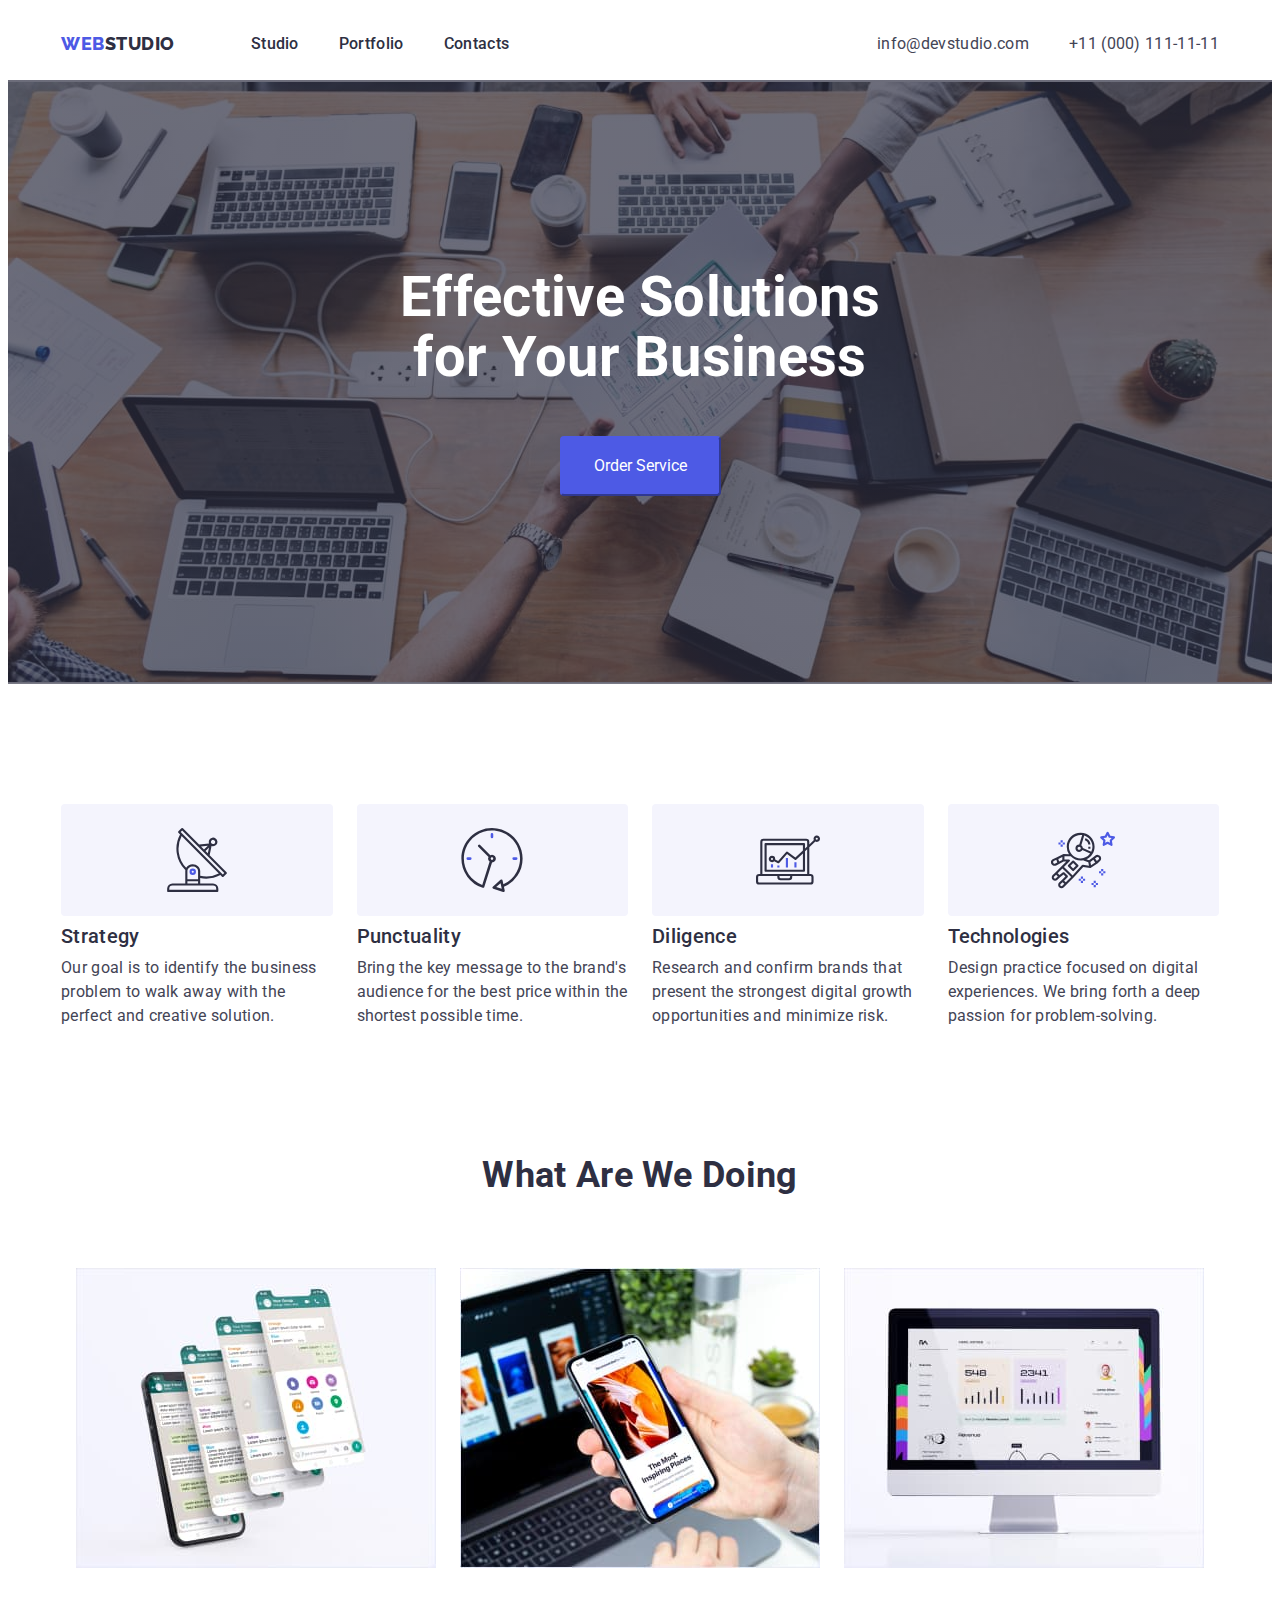
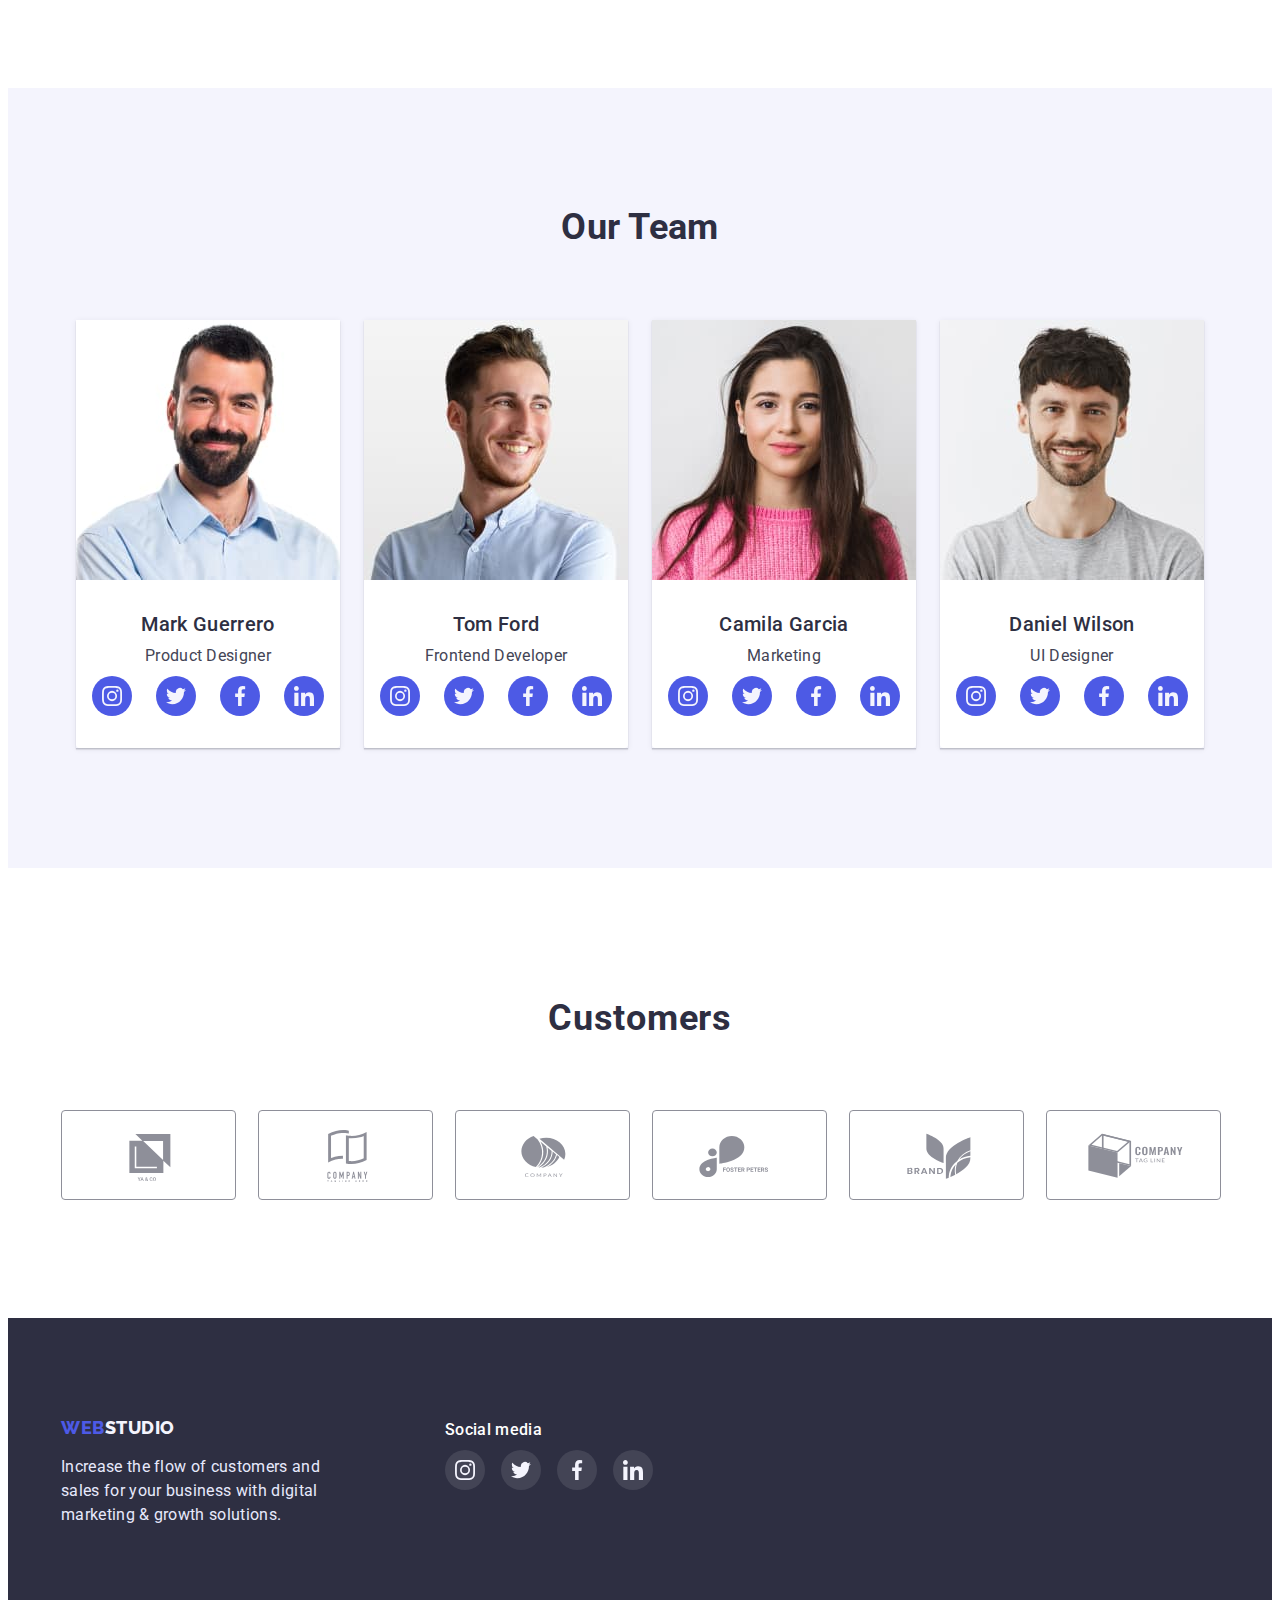
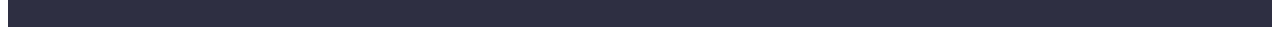
<file: index.html>
<!DOCTYPE html>
<html lang="en">
  <head>
    <meta charset="UTF-8" />
    <meta http-equiv="X-UA-Compatible" content="IE=edge" />
    <meta name="viewport" content="width=device-width, initial-scale=1.0" />
    <link rel="preconnect" href="https://fonts.googleapis.com" />
    <link rel="preconnect" href="https://fonts.gstatic.com" crossorigin />
    <link
      href="https://fonts.googleapis.com/css2?family=Montserrat:wght@400;700&display=swap"
      rel="stylesheet"
    />
    <title>goit-markup-hw-04</title>
    <link
      rel="stylesheet"
      href="https://fonts.googleapis.com/css2?family=Raleway:wght@800&family=Roboto:wght@400;500;700;900&display=swap"
      rel="stylesheet"
    />
    <link
      href="https://cdnjs.cloudflare.com/ajax/libs/modern-normalize/1.0.0/modern-normalize.min.css"
    />
    <link rel="stylesheet" href="./css/styles.css" />
  </head>

  <body>
    <header class="header">
      <div class="container header-container">
        <nav class="header-nav">
          <a class="header-logo link" href="./index.html">
            <span class="accent">Web</span>Studio
          </a>
          <ul class="header-list list">
            <li class="header-item">
              <a href="./index.html" class="header-link link">Studio</a>
            </li>
            <li class="header-item">
              <a href="./portfolio.html" class="header-link link">Portfolio</a>
            </li>
            <li class="header-item">
              <a href="" class="header-link link">Contacts</a>
            </li>
          </ul>
        </nav>

        <address>
          <ul class="address list">
            <li>
              <a href="mailto:info@devstudio.com" class="header-mail link"
                >info@devstudio.com</a
              >
            </li>
            <li>
              <a href="tel:+110001111111" class="header-tel link"
                >+11 (000) 111-11-11</a
              >
            </li>
          </ul>
        </address>
      </div>
    </header>

    <main>
      <section class="hero">
        <div class="container hero-content">
          <h1 class="hero-title">
            Effective Solutions<br />
            for Your Business
          </h1>
          <button type="button" class="hero-btn">Order Service</button>
        </div>
      </section>

      <section class="category">
        <div class="container">
          <ul class="category-list list">
            <li class="category-item">
              <a href="" class="category-link link">
                <svg class="category-icon" width="64" height="64">
                  <use href="./images/symbol-defs.svg#icon-antenna"></use>
                </svg>
              </a>
              <h3 class="category-suptext">Strategy</h3>
              <p class="category-text">
                Our goal is to identify the business problem to walk away with
                the perfect and creative solution.
              </p>
            </li>
            <li class="category-item">
              <a href="" class="category-link link">
                <svg class="category-icon" width="64" height="64">
                  <use href="./images/symbol-defs.svg#icon-clock"></use>
                </svg>
              </a>
              <h3 class="category-suptext">Punctuality</h3>
              <p class="category-text">
                Bring the key message to the brand's audience for the best price
                within the shortest possible time.
              </p>
            </li>
            <li class="category-item">
              <a href="" class="category-link link">
                <svg class="category-icon" width="64" height="64">
                  <use href="./images/symbol-defs.svg#icon-diagram"></use>
                </svg>
              </a>
              <h3 class="category-suptext">Diligence</h3>
              <p class="category-text">
                Research and confirm brands that present the strongest digital
                growth opportunities and minimize risk.
              </p>
            </li>
            <li class="category-item">
              <a href="" class="category-link link">
                <svg class="category-icon" width="64" height="64">
                  <use href="./images/symbol-defs.svg#icon-astronaut"></use>
                </svg>
              </a>
              <h3 class="category-suptext">Technologies</h3>
              <p class="category-text">
                Design practice focused on digital experiences. We bring forth a
                deep passion for problem-solving.
              </p>
            </li>
          </ul>
        </div>
      </section>

      <section class="work section">
        <div class="container">
          <h2 class="work-h">What are we doing</h2>
          <ul class="work-list list">
            <li class="work-item">
              <img
                src="./images/01.jpg"
                alt="gadgets"
                width="360"
                height="300"
              />
            </li>
            <li class="work-item">
              <img
                src="./images/02.jpg"
                alt="gadgets"
                width="360"
                height="300"
              />
            </li>
            <li class="work-item">
              <img
                src="./images/03.jpg"
                alt="gadgets"
                width="360"
                height="300"
              />
            </li>
          </ul>
        </div>
      </section>

      <section class="section team">
        <div class="container">
          <h2 class="team-title">Our Team</h2>

          <ul class="team-list list">
            <li class="main-team-item">
              <img src="./images/04.jpg" alt="team" width="264" />
              <div class="team-name">
                <h3 class="team-suptext">Mark Guerrero</h3>
                <p class="team-text">Product Designer</p>
                <ul class="team-soc-list list">
                  <li class="taem-soc-item">
                    <a href="" class="team-soc-link link">
                      <svg class="team-soc-icon" width="20" height="20">
                        <use
                          href="./images/symbol-defs.svg#icon-instagram"
                        ></use>
                      </svg>
                    </a>
                  </li>
                  <li class="taem-soc-item">
                    <a href="" class="team-soc-link link"
                      ><svg class="team-soc-icon" width="20" height="20">
                        <use
                          href="./images/symbol-defs.svg#icon-twitter"
                        ></use></svg
                    ></a>
                  </li>
                  <li class="taem-soc-item">
                    <a href="" class="team-soc-link link"
                      ><svg class="team-soc-icon" width="20" height="20">
                        <use
                          href="./images/symbol-defs.svg#icon-facebook"
                        ></use></svg
                    ></a>
                  </li>
                  <li class="taem-soc-item">
                    <a href="" class="team-soc-link link"
                      ><svg class="team-soc-icon" width="20" height="20">
                        <use
                          href="./images/symbol-defs.svg#icon-linkedin"
                        ></use></svg
                    ></a>
                  </li>
                </ul>
              </div>
            </li>
            <li class="main-team-item">
              <img src="./images/05.jpg" alt="team" width="264" />
              <div class="team-name">
                <h3 class="team-suptext">Tom Ford</h3>
                <p class="team-text">Frontend Developer</p>
                <ul class="team-soc-list list">
                  <li class="taem-soc-item">
                    <a href="" class="team-soc-link link">
                      <svg class="team-soc-icon" width="20" height="20">
                        <use
                          href="./images/symbol-defs.svg#icon-instagram"
                        ></use>
                      </svg>
                    </a>
                  </li>
                  <li class="taem-soc-item">
                    <a href="" class="team-soc-link link"
                      ><svg class="team-soc-icon" width="20" height="20">
                        <use
                          href="./images/symbol-defs.svg#icon-twitter"
                        ></use></svg
                    ></a>
                  </li>
                  <li class="taem-soc-item">
                    <a href="" class="team-soc-link link"
                      ><svg class="team-soc-icon" width="20" height="20">
                        <use
                          href="./images/symbol-defs.svg#icon-facebook"
                        ></use></svg
                    ></a>
                  </li>
                  <li class="taem-soc-item">
                    <a href="" class="team-soc-link link"
                      ><svg class="team-soc-icon" width="20" height="20">
                        <use
                          href="./images/symbol-defs.svg#icon-linkedin"
                        ></use></svg
                    ></a>
                  </li>
                </ul>
              </div>
            </li>
            <li class="main-team-item">
              <img src="./images/06.jpg" alt="team" width="264" />
              <div class="team-name">
                <h3 class="team-suptext">Camila Garcia</h3>
                <p class="team-text">Marketing</p>
                <ul class="team-soc-list list">
                  <li class="taem-soc-item">
                    <a href="" class="team-soc-link link">
                      <svg class="team-soc-icon" width="20" height="20">
                        <use
                          href="./images/symbol-defs.svg#icon-instagram"
                        ></use>
                      </svg>
                    </a>
                  </li>
                  <li class="taem-soc-item">
                    <a href="" class="team-soc-link link"
                      ><svg class="team-soc-icon" width="20" height="20">
                        <use
                          href="./images/symbol-defs.svg#icon-twitter"
                        ></use></svg
                    ></a>
                  </li>
                  <li class="taem-soc-item">
                    <a href="" class="team-soc-link link"
                      ><svg class="team-soc-icon" width="20" height="20">
                        <use
                          href="./images/symbol-defs.svg#icon-facebook"
                        ></use></svg
                    ></a>
                  </li>
                  <li class="taem-soc-item">
                    <a href="" class="team-soc-link link"
                      ><svg class="team-soc-icon" width="20" height="20">
                        <use
                          href="./images/symbol-defs.svg#icon-linkedin"
                        ></use></svg
                    ></a>
                  </li>
                </ul>
              </div>
            </li>
            <li class="main-team-item">
              <img src="./images/07.jpg" alt="team" width="264" />
              <div class="team-name">
                <h3 class="team-suptext">Daniel Wilson</h3>
                <p class="team-text">UI Designer</p>
                <ul class="team-soc-list list">
                  <li class="taem-soc-item">
                    <a href="" class="team-soc-link link">
                      <svg class="team-soc-icon" width="20" height="20">
                        <use
                          href="./images/symbol-defs.svg#icon-instagram"
                        ></use>
                      </svg>
                    </a>
                  </li>
                  <li class="taem-soc-item">
                    <a href="" class="team-soc-link link"
                      ><svg class="team-soc-icon" width="20" height="20">
                        <use
                          href="./images/symbol-defs.svg#icon-twitter"
                        ></use></svg
                    ></a>
                  </li>
                  <li class="taem-soc-item">
                    <a href="" class="team-soc-link link"
                      ><svg class="team-soc-icon" width="20" height="20">
                        <use
                          href="./images/symbol-defs.svg#icon-facebook"
                        ></use></svg
                    ></a>
                  </li>
                  <li class="taem-soc-item">
                    <a href="" class="team-soc-link link"
                      ><svg class="team-soc-icon" width="20" height="20">
                        <use
                          href="./images/symbol-defs.svg#icon-linkedin"
                        ></use></svg
                    ></a>
                  </li>
                </ul>
              </div>
            </li>
          </ul>
        </div>
      </section>
      <section class="customers">
        <div class="container">
          <h2 class="customers-title">Customers</h2>
          <ul class="customers-list list">
            <li class="customers-item">
              <a href="" class="customers-link link"
                ><svg class="customers-icon" width="104" height="56">
                  <use href="./images/symbol-def-123.svg#icon-Logo-1"></use></svg
              ></a>
            </li>
            <li class="customers-item">
              <a href="" class="customers-link link"
                ><svg class="customers-icon" width="104" height="56">
                  <use href="./images/symbol-def-123.svg#icon-Logo-2"></use></svg
              ></a>
            </li>
            <li class="customers-item">
              <a href="" class="customers-link link"
                ><svg class="customers-icon" width="104" height="56">
                  <use href="./images/symbol-def-123.svg#icon-Logo-3"></use></svg
              ></a>
            </li>
            <li class="customers-item">
              <a href="" class="customers-link link"
                ><svg class="customers-icon" width="104" height="56">
                  <use href="./images/symbol-def-123.svg#icon-Logo-4"></use></svg
              ></a>
            </li>
            <li class="customers-item">
              <a href="" class="customers-link link"
                ><svg class="customers-icon" width="104" height="56">
                  <use href="./images/symbol-def-123.svg#icon-Logo-5"></use></svg
              ></a>
            </li>
            <li class="customers-item">
              <a href="" class="customers-link link"
                ><svg class="customers-icon" width="104" height="56">
                  <use href="./images/symbol-def-123.svg#icon-Logo-6"></use></svg
              ></a>
            </li>
          </ul>
        </div>
      </section>
    </main>

    <footer class="footer">
      <div class="container footer-container">
        <div>
          <a class="footer-logo link" href="./index.html">
            <span class="footer-accent">Web</span>Studio</a
          >
          <p class="footer-text">
            Increase the flow of customers and sales for your business with
            digital marketing & growth solutions.
          </p>
        </div>
        <div class="footer-social">
          <p class="footer-social-media">Social media</p>
          <ul class="footer-team-soc-list list">
            <li class="footer-taem-soc-item">
              <a href="" class="footer-team-soc-link link">
                <svg class="footer-team-soc-icon" width="20" height="20">
                  <use href="./images/symbol-defs.svg#icon-instagram"></use>
                </svg>
              </a>
            </li>
            <li class="footer-taem-soc-item">
              <a href="" class="footer-team-soc-link link"
                ><svg class="footer-team-soc-icon" width="20" height="20">
                  <use href="./images/symbol-defs.svg#icon-twitter"></use></svg
              ></a>
            </li>
            <li class="footer-taem-soc-item">
              <a href="" class="footer-team-soc-link link"
                ><svg class="footer-team-soc-icon" width="20" height="20">
                  <use href="./images/symbol-defs.svg#icon-facebook"></use></svg
              ></a>
            </li>
            <li class="footer-taem-soc-item">
              <a href="" class="footer-team-soc-link link"
                ><svg class="footer-team-soc-icon" width="20" height="20">
                  <use href="./images/symbol-defs.svg#icon-linkedin"></use></svg
              ></a>
            </li>
          </ul>
        </div>
      </div>
    </footer>
  </body>
</html>
</file>
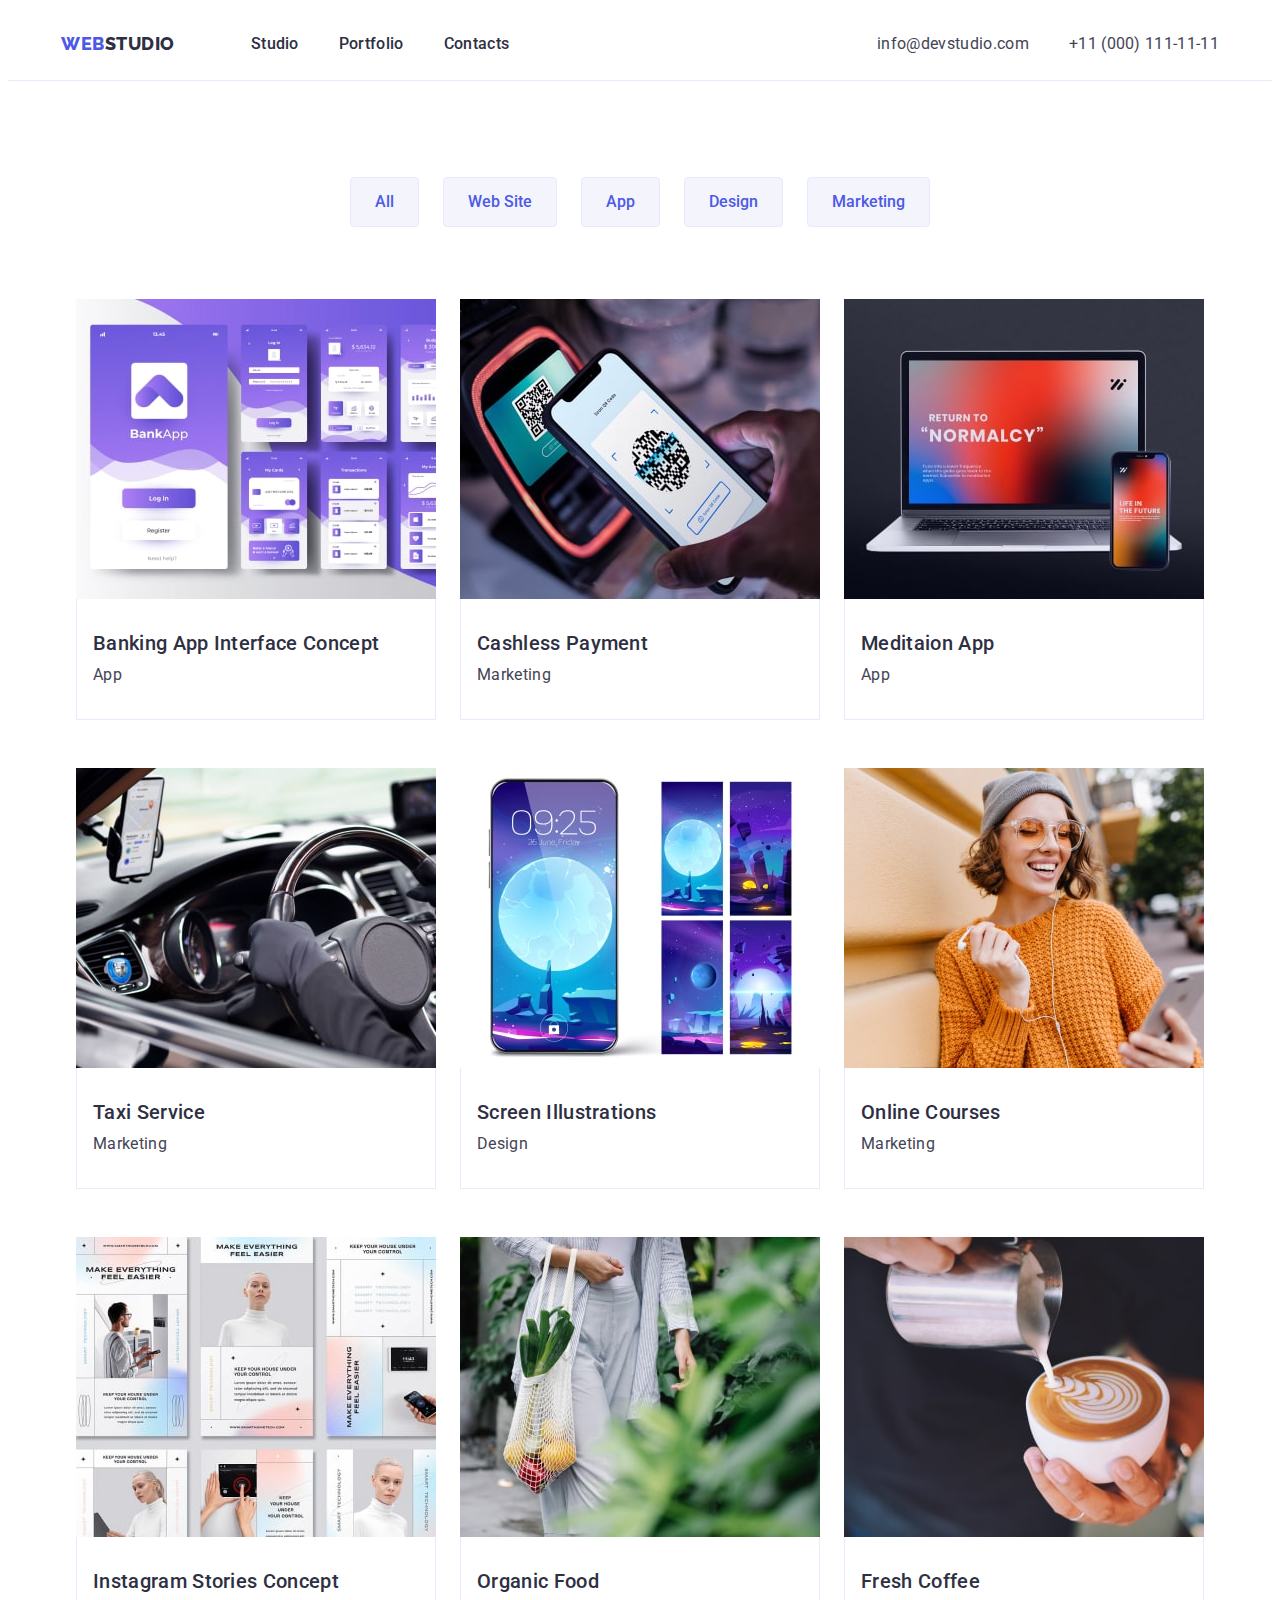
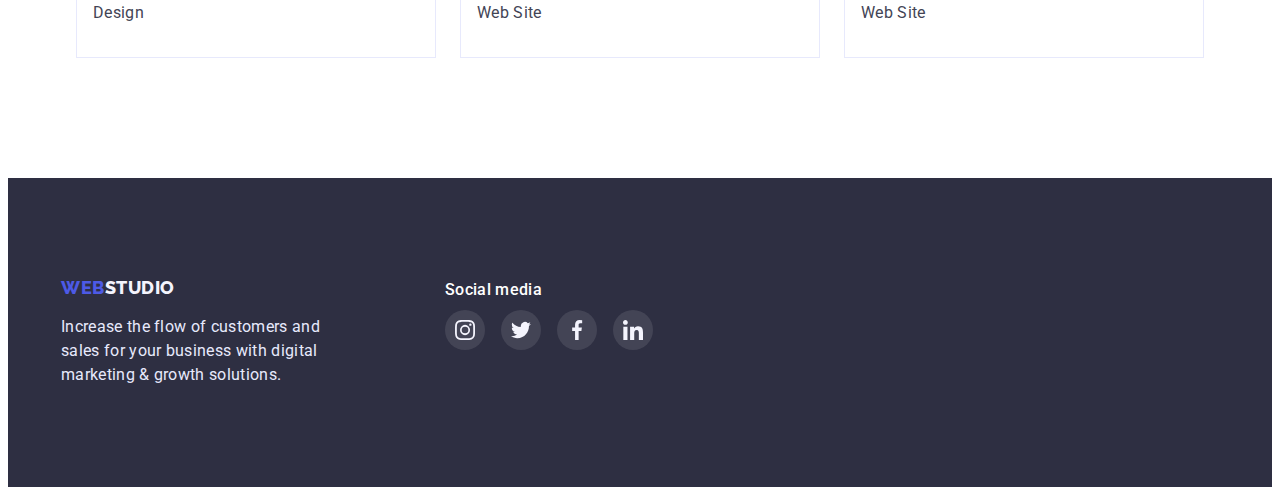
<file: portfolio.html>
<!DOCTYPE html>
<html lang="en">
  <head>
    <meta charset="UTF-8" />
    <meta http-equiv="X-UA-Compatible" content="IE=edge" />
    <meta name="viewport" content="width=device-width, initial-scale=1.0" />
    <link rel="preconnect" href="https://fonts.googleapis.com" />
    <link rel="preconnect" href="https://fonts.gstatic.com" crossorigin />
    <link
      href="https://fonts.googleapis.com/css2?family=Montserrat:wght@400;700&display=swap"
      rel="stylesheet"
    />
    <title>goit-markup-hw-04</title>
    <link rel="preconnect" href="https://fonts.googleapis.com" />
    <link rel="preconnect" href="https://fonts.gstatic.com" crossorigin />
    <link
      rel="stylesheet"
      href="https://fonts.googleapis.com/css2?family=Raleway:wght@800&family=Roboto:wght@400;500;700;900&display=swap"
      rel="stylesheet"
    />
    <link
      href="https://cdnjs.cloudflare.com/ajax/libs/modern-normalize/1.0.0/modern-normalize.min.css"
    />
    <link rel="stylesheet" href="./css/styles.css" />
  </head>

  <body>
    <div class="portfolio-heder">
      <header class="header">
        <div class="container header-container">
          <nav class="header-nav">
            <a class="header-logo link" href="./index.html">
              <span class="accent">Web</span>Studio
            </a>
            <ul class="header-list list">
              <li class="header-item">
                <a href="./index.html" class="header-link link">Studio</a>
              </li>
              <li class="header-item">
                <a href="./portfolio.html" class="header-link link"
                  >Portfolio</a
                >
              </li>
              <li class="header-item">
                <a href="" class="header-link link">Contacts</a>
              </li>
            </ul>
          </nav>

          <address>
            <ul class="address list">
              <li>
                <a href="mailto:info@devstudio.com" class="header-mail link"
                  >info@devstudio.com</a
                >
              </li>
              <li>
                <a href="tel:+110001111111" class="header-tel link"
                  >+11 (000) 111-11-11</a
                >
              </li>
            </ul>
          </address>
        </div>
      </header>
    </div>

    <main>
      <div class="container">
        <section class="section section-portfolio-btn">
          <ul class="second-btn list">
            <li><button type="button" class="portfolio-btn">All</button></li>
            <li>
              <button type="button" class="portfolio-btn">Web Site</button>
            </li>
            <li><button type="button" class="portfolio-btn">App</button></li>
            <li><button type="button" class="portfolio-btn">Design</button></li>
            <li>
              <button type="button" class="portfolio-btn">Marketing</button>
            </li>
          </ul>

          <ul class="second-content list">
            <li class="team-item">
              <a href="" class="portfolio-content-link link">
                <img
                  src="./images/101.jpg"
                  alt="gadgets"
                  width="360"
                  height="300"
                />
                <div class="portfolio-content-text">
                  <h2 class="portfolio-team-suptext">
                    Banking App Interface Concept
                  </h2>
                  <p class="portfolio-team-text">App</p>
                </div>
              </a>
            </li>

            <li class="team-item">
              <a href="" class="portfolio-content-link link">
                <img
                  src="./images/102.jpg"
                  alt="gadgets"
                  width="360"
                  height="300"
                />
                <div class="portfolio-content-text">
                  <h2 class="portfolio-team-suptext">Cashless Payment</h2>
                  <p class="portfolio-team-text">Marketing</p>
                </div>
              </a>
            </li>

            <li class="team-item">
              <a href="" class="portfolio-content-link link">
                <img
                  src="./images/103.jpg"
                  alt="gadgets"
                  width="360"
                  height="300"
                />
                <div class="portfolio-content-text">
                  <h2 class="portfolio-team-suptext">Meditaion App</h2>
                  <p class="portfolio-team-text">App</p>
                </div>
              </a>
            </li>

            <li class="team-item">
              <a href="" class="portfolio-content-link link">
                <img
                  src="./images/104.jpg"
                  alt="gadgets"
                  width="360"
                  height="300"
                />
                <div class="portfolio-content-text">
                  <h2 class="portfolio-team-suptext">Taxi Service</h2>
                  <p class="portfolio-team-text">Marketing</p>
                </div>
              </a>
            </li>

            <li class="team-item">
              <a href="" class="portfolio-content-link link">
                <img
                  src="./images/105.jpg"
                  alt="gadgets"
                  width="360"
                  height="300"
                />
                <div class="portfolio-content-text">
                  <h2 class="portfolio-team-suptext">Screen Illustrations</h2>
                  <p class="portfolio-team-text">Design</p>
                </div>
              </a>
            </li>

            <li class="team-item">
              <a href="" class="portfolio-content-link link">
                <img
                  src="./images/106.jpg"
                  alt="gadgets"
                  width="360"
                  height="300"
                />
                <div class="portfolio-content-text">
                  <h2 class="portfolio-team-suptext">Online Courses</h2>
                  <p class="portfolio-team-text">Marketing</p>
                </div>
              </a>
            </li>

            <li class="team-item">
              <a href="" class="portfolio-content-link link">
                <img
                  src="./images/107.jpg"
                  alt="gadgets"
                  width="360"
                  height="300"
                />
                <div class="portfolio-content-text">
                  <h2 class="portfolio-team-suptext">
                    Instagram Stories Concept
                  </h2>
                  <p class="portfolio-team-text">Design</p>
                </div>
              </a>
            </li>

            <li class="team-item">
              <a href="" class="portfolio-content-link link">
                <img
                  src="./images/108.jpg"
                  alt="gadgets"
                  width="360"
                  height="300"
                />
                <div class="portfolio-content-text">
                  <h2 class="portfolio-team-suptext">Organic Food</h2>
                  <p class="portfolio-team-text">Web Site</p>
                </div>
              </a>
            </li>

            <li class="team-item">
              <a href="" class="portfolio-content-link link">
                <img
                  src="./images/109.jpg"
                  alt="gadgets"
                  width="360"
                  height="300"
                />
                <div class="portfolio-content-text">
                  <h2 class="portfolio-team-suptext">Fresh Coffee</h2>
                  <p class="portfolio-team-text">Web Site</p>
                </div>
              </a>
            </li>
          </ul>
        </section>
      </div>
    </main>

    <footer class="footer">
      <div class="container footer-container">
        <div>
          <a class="footer-logo link" href="./index.html">
            <span class="footer-accent">Web</span>Studio
          </a>
          <p class="footer-text">
            Increase the flow of customers and sales for your business with
            digital marketing & growth solutions.
          </p>
        </div>
        <div class="footer-social">
          <p class="footer-social-media">Social media</p>
          <ul class="footer-team-soc-list list">
            <li class="footer-taem-soc-item">
              <a href="" class="footer-team-soc-link link">
                <svg class="footer-team-soc-icon" width="20" height="20">
                  <use href="./images/symbol-defs.svg#icon-instagram"></use>
                </svg>
              </a>
            </li>
            <li class="footer-taem-soc-item">
              <a href="" class="footer-team-soc-link link"
                ><svg class="footer-team-soc-icon" width="20" height="20">
                  <use href="./images/symbol-defs.svg#icon-twitter"></use></svg
              ></a>
            </li>
            <li class="footer-taem-soc-item">
              <a href="" class="footer-team-soc-link link"
                ><svg class="footer-team-soc-icon" width="20" height="20">
                  <use href="./images/symbol-defs.svg#icon-facebook"></use></svg
              ></a>
            </li>
            <li class="footer-taem-soc-item">
              <a href="" class="footer-team-soc-link link"
                ><svg class="footer-team-soc-icon" width="20" height="20">
                  <use href="./images/symbol-defs.svg#icon-linkedin"></use></svg
              ></a>
            </li>
          </ul>
        </div>
      </div>
    </footer>
  </body>
</html>
</file>
<file: css/styles.css>
:root {
    --main-color: #2e2f42;
    --second-color: #434455;
    --background-color: #ffffff;
    --background-btn: #f4f4fd;
    --hover-btn-color: #404bbf;
    --hover-color: #4d5ae5;
    --footer-text: #e7e9fc;
    --border-portfolio-btn: #E7E9FC;
    --border-customers-icon: #8E8F99;
    --footer-hover-soc-link: #31D0AA;
    --footer-team-soc-link: rgba(255, 255, 255, 0.1);
    --rgba: linear-gradient(rgba(46, 47, 66, 0.7), rgba(46, 47, 66, 0.7));
}

body {
    background: var(--background-color);
    color: var(--main-color);
    font-family: 'Roboto', sans-serif;
    letter-spacing: 0.02em;
}

h1,
h2,
h3,
h4,
h5,
h6,
p {
    margin: 0;
}

ul {
    margin: 0;
    padding-left: 0;
}

button {
    cursor: pointer;
}

img {
    display: block;
}

.list {
    list-style: none;
}

.link {
    text-decoration: none;

}

.container {
    width: 1158px;
    padding: 0 15px;
    margin: 0 auto;
    /* outline: 2px solid red; */
}

/* -------------------header -------------- */

.header-container {
    display: flex;
    align-items: center;
}

.portfolio-heder {
    border-bottom: 1px solid var(--border-portfolio-btn);
}

.header {
    padding-top: 24px;
    padding-bottom: 24px;
}


.header-list {
    display: flex;
    gap: 40px
}

.header-nav {
    display: flex;
    align-items: center;
    margin-right: auto;
}

.header-logo {
    font-family: 'Raleway', sans-serif;
    font-weight: 800;
    font-size: 18px;
    line-height: 1.33;
    align-items: center;
    letter-spacing: 0.03em;
    text-transform: uppercase;
    color: var(--main-color);
    margin-right: 76px;
}

.accent {
    color: var(--hover-color);
}

.header-item {}

.header-link {
    font-weight: 500;
    font-size: 16px;
    line-height: 1.5;
    color: var(--main-color);
}

.header-link:hover,
.header-link:focus {
    color: var(--hover-color);
}

.address {
    display: flex;
    gap: 40px;
    align-items: center;
}

.header-tel,
.header-mail {
    font-style: normal;
    color: var(--second-color);
    line-height: 1.5;
    font-size: 16px;
    list-style: none;
}

.header-tel:hover,
.header-tel:focus, 
.header-mail:hover,
.header-mail:focus {
    color: var(--hover-color);
}

/*----------------------- hero ------------------------*/

.hero {
    padding-top: 188px;
    padding-bottom: 188px;
    background-image: var(--rgba), url(../images/hero-bg.jpg);
    max-width: 1440px;
    margin: 0 auto;
    background-position: center;
    background-repeat: no-repeat;
}

.hero-content {
    justify-items: center;
}

.hero-title {
    font-weight: 700;
    font-size: 56px;
    line-height: 1.07;
    text-align: center;
    color: var(--background-color);
    margin: 0 auto;
    max-width: 511px;
}

.hero-btn {
    cursor: pointer;
    font-family: 'Roboto', sans-serif;
    line-height: 1.5;
    font-size: 16px;
    padding: 16px 32px;
    background: var(--hover-color);
    color: var(--background-color);
    margin-top: 48px;
    margin-left: auto;
    margin-right: auto;
    border-radius: 4px;
    display: flex;
    border-color: var(--hover-color);
}

.portfolio-btn {
    cursor: pointer;
    font-family: 'Roboto', sans-serif;
    line-height: 1.5;
    font-size: 16px;
    padding: 12px 24px;
    font-weight: 500;
    color: var(--hover-color);
    background: var(--background-btn);
    border-radius: 4px;
    border: 1px solid var(--border-portfolio-btn)
}

.portfolio-btn:hover,
.portfolio-btn:focus {
    color: var(--background-color);
    background-color: var(--hover-btn-color);
    border-color: var(--hover-btn-color);
    box-shadow: 0px 3px 1px rgba(0, 0, 0, 0.1),
        0px 2px 1px rgba(0, 0, 0, 0.08),
        0px 2px 2px rgba(0, 0, 0, 0.12);
}

.hero-btn:hover,
.hero-btn:focus {
    background-color: var(--hover-btn-color);
    box-shadow: 0px 3px 1px rgba(0, 0, 0, 0.1),
        0px 2px 1px rgba(0, 0, 0, 0.08),
        0px 2px 2px rgba(0, 0, 0, 0.12);
}
}

.category {}

/* .category-title {
    font-weight: 700;
    font-size: 36px;
    line-height: 1.11;
    text-align: center;
    text-transform: capitalize;
    margin-bottom: 72px;
} */

.category-list {
    padding-top: 120px;
    padding-bottom: 120px;
    display: flex;
    gap: 24px;
}

.category-link {
    width: 100%;
    height: 100%;
    border-radius: 4px;
    display: flex;
    align-items: center;
    justify-content: center;
    background-color: var(--background-btn);
}

.category-item {
    flex-basis: calc((100% - 3 * 24px) / 4);
    width: calc((100% - 24px) / 6);
    height: 112px;
    border-radius: 4px;
}

.category-suptext {
    margin-top: 8px;
    font-weight: 500;
    font-size: 20px;
    line-height: 1.2;
}

.category-text {
    color: var(--second-color);
    line-height: 1.5;
    margin-top: 8px;
    /* font-size: 16px; */

}

.work {
    padding-top: 120px;
    padding-bottom: 120px;
}

.work-h {
    font-size: 36px;
    line-height: 1.11;
    text-align: center;
    text-transform: capitalize;
    margin-bottom: 72px;
}

.work-list {
    display: flex;
    gap: 24px;
    justify-content: center;
}

.work-item {}

.team {
    background: var(--background-btn);
    padding-top: 120px;
    padding-bottom: 120px;
}

.team-title {
    font-size: 36px;
    line-height: 1.11;
    text-align: center;
    text-transform: capitalize;
    margin-bottom: 72px;
}

.team-name {
    padding-top: 32px;
    padding-bottom: 32px;
    background-color: var(--background-color);
    border-radius: 0px 0px 4px 4px;
}

.team-list {
    display: flex;
    justify-content: center;
    gap: 24px;
}

.main-team-item {
    box-shadow: 0px 1px 6px rgba(46, 47, 66, 0.08), 
    0px 1px 1px rgba(46, 47, 66, 0.16), 
    0px 2px 1px rgba(46, 47, 66, 0.08);
}

.team-item:is(:hover, :focus) {
    box-shadow: 0px 1px 6px rgba(46, 47, 66, 0.08), 
    0px 1px 1px rgba(46, 47, 66, 0.16), 
    0px 2px 1px rgba(46, 47, 66, 0.08);
}

.second-content {
    display: flex;
    flex-wrap: wrap;
    column-gap: 24px;
    row-gap: 48px;
    justify-content: center;
}

.portfolio-content-text {
    padding-top: 32px;
    padding-bottom: 32px;
    border: 1px solid var(--footer-text);
    border-top: none;
}

.team-suptext {
    font-weight: 500;
    font-size: 20px;
    line-height: 1.2;
    text-align: center;
}

.team-text {
    text-align: center;
    font-size: 16px;
    line-height: 1.5;
    color: var(--second-color);
    margin-top: 8px;
}

.portfolio-content-link {
    color: var(--main-color);
}

.portfolio-team-suptext {
    font-weight: 500;
    font-size: 20px;
    line-height: 1.2;
    margin-left: 16px;
    text-decoration: none;
}

.portfolio-team-text {
    font-size: 16px;
    line-height: 1.5;
    color: var(--second-color);
    margin-top: 8px;
    margin-left: 16px;
}

.team-soc-list {
    display: flex;
    justify-content: center;
    gap: 24px;
    margin-top: 8px;
}

.taem-soc-item {}

.team-soc-link {
    width: 40px;
    height: 40px;
    background-color: var(--hover-color);
    border-radius: 50%;
    display: flex;
    align-items: center;
    justify-content: center;
    border-radius: 50%;
}

.team-soc-icon {
    fill: var(--background-btn);
}

.team-soc-link:is(:hover, :focus) {
    background-color: var(--hover-btn-color);
}

.customers {
    padding-top: 130px;
    padding-bottom: 120px;
}

.customers-title {
    font-size: 36px;
    line-height: 40px;
    text-align: center;
    letter-spacing: 0.02em;
    text-transform: capitalize;
}

.customers-list {
    display: flex;
    gap: 24px;
    margin-top: 72px;
}

.customers-item {
    width: calc((100% - 24px) / 6);
    height: 88px;
}

.customers-link {
    width: 100%;
    height: 100%;
    border: 1px solid var(--border-customers-icon);
    border-radius: 4px;
    display: flex;
    align-items: center;
    justify-content: center;
    color: var(--border-customers-icon);
}

.customers-icon {
    fill: currentColor;
}

.customers-link:is(:hover, :focus) {
    border-color: var(--hover-btn-color);
    color: var(--hover-btn-color);
}

/* .customers-link:is(:hover, :focus) {
    border-color: var(--hover-btn-color);
}

.customers-link:is(:hover, :focus) .customers-icon {
    fill: var(--hover-btn-color);
    
} */


/*------------------------- footer -----------------------------*/

.footer-logo {
    font-family: 'Raleway', sans-serif;
    font-weight: 800;
    font-size: 18px;
    line-height: 1.16;
    letter-spacing: 0.03em;
    text-transform: uppercase;
    color: var(--background-btn);
}

.footer-container {
    display: flex;
}

.footer {
    background: var(--main-color);
    padding-top: 100px;
    padding-bottom: 100px;
}

.footer-accent {
    color: var(--hover-color);
}

.footer-text {
    color: var(--footer-text);
    line-height: 1.5;
    margin-top: 16px;
    max-width: 264px;
}

.section {}

.footer-social {
    font-weight: 500;
font-size: 16px;
line-height: 24px;
letter-spacing: 0.02em;
color: var(--background-color);
margin-left: 120px;
}

.footer-team-soc-list {
    display: flex;
    justify-content: center;
    gap: 16px;
    margin-top: 8px;
}

.footer-taem-soc-item {}

.footer-team-soc-link {
    width: 40px;
    height: 40px;
    background-color: var(--footer-team-soc-link);
    border-radius: 50%;
    display: flex;
    align-items: center;
    justify-content: center;
    border-radius: 50%;
}

.footer-team-soc-icon {
    fill: var(--footer-team-soc-link);
}

.footer-team-soc-link:is(:hover, :focus) {
background: var(--footer-hover-soc-link);
}

/*----------------- PORTFOLIO -------------- */

.section-portfolio-btn {
    padding-bottom: 120px;
    padding-top: 96px;
}

.second-btn {
    margin-bottom: 72px;
    justify-content: center;
    display: flex;
    gap: 24px;
}
</file>
